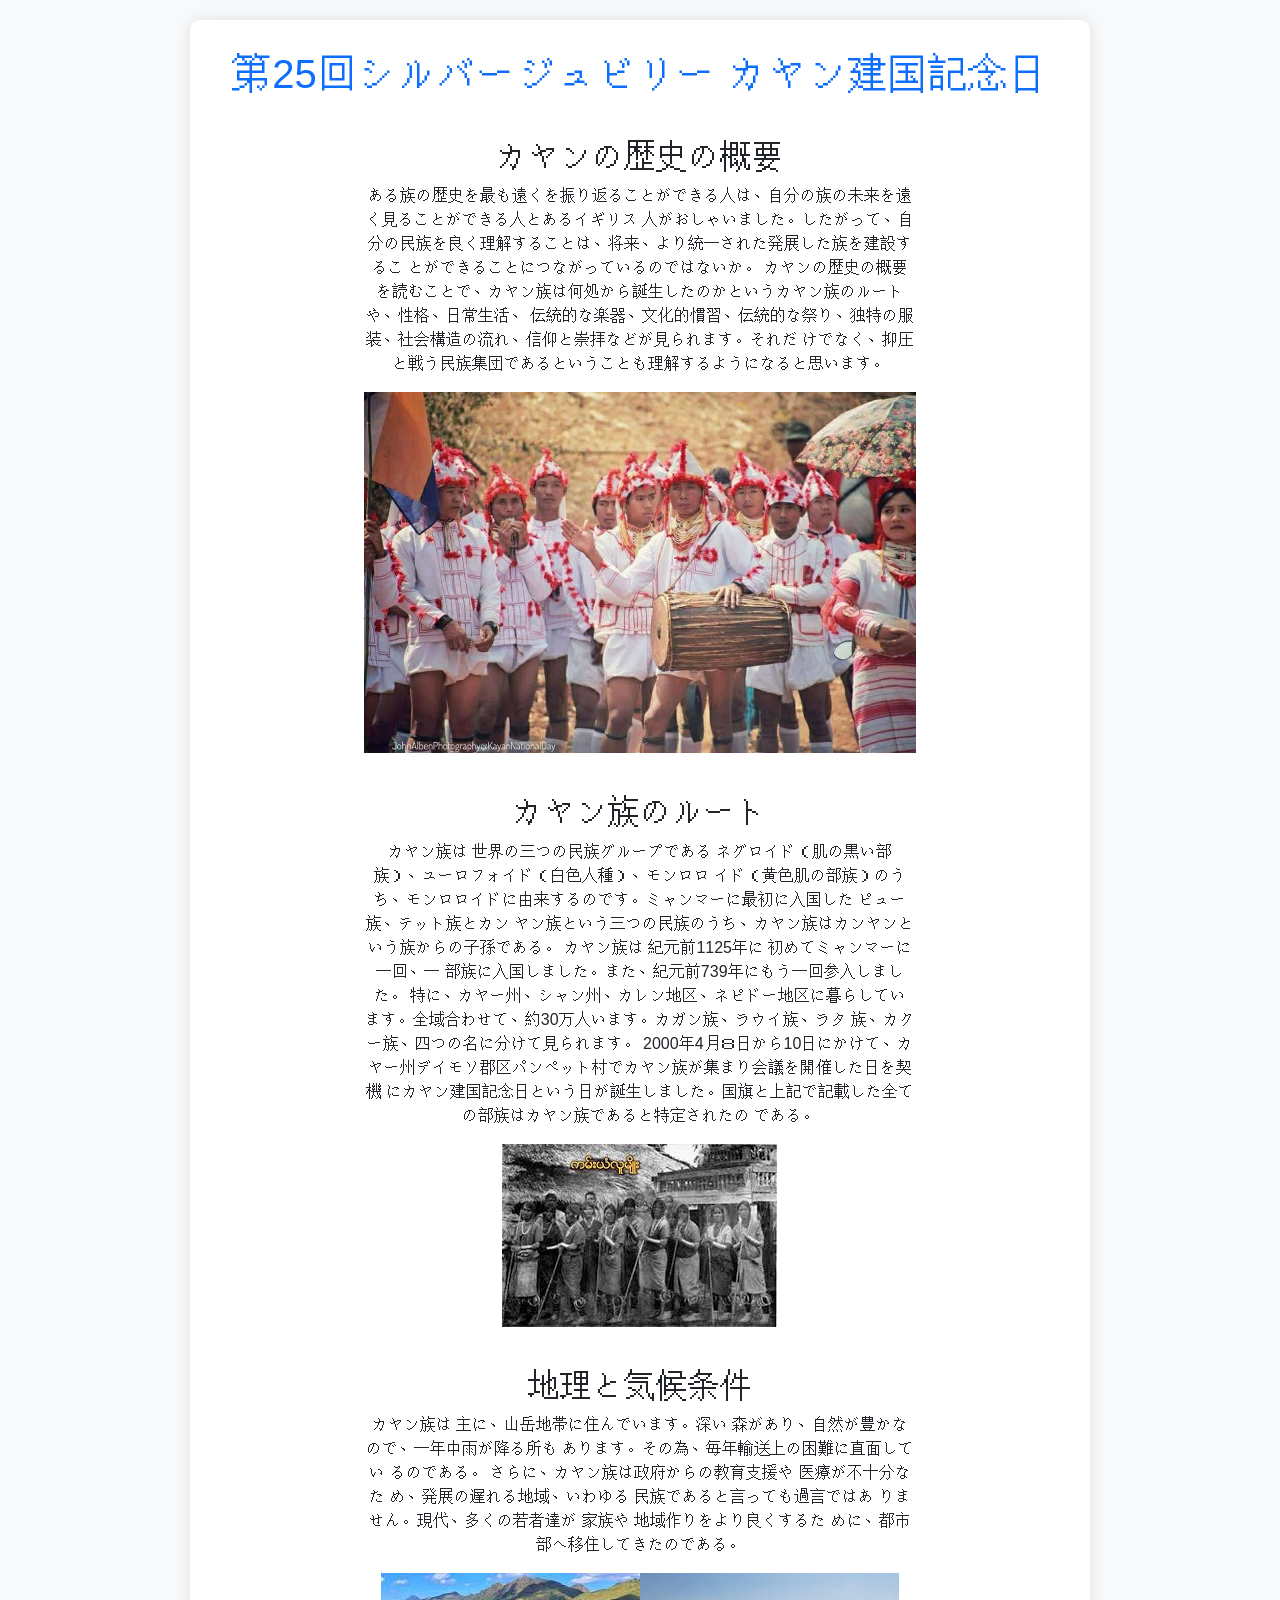
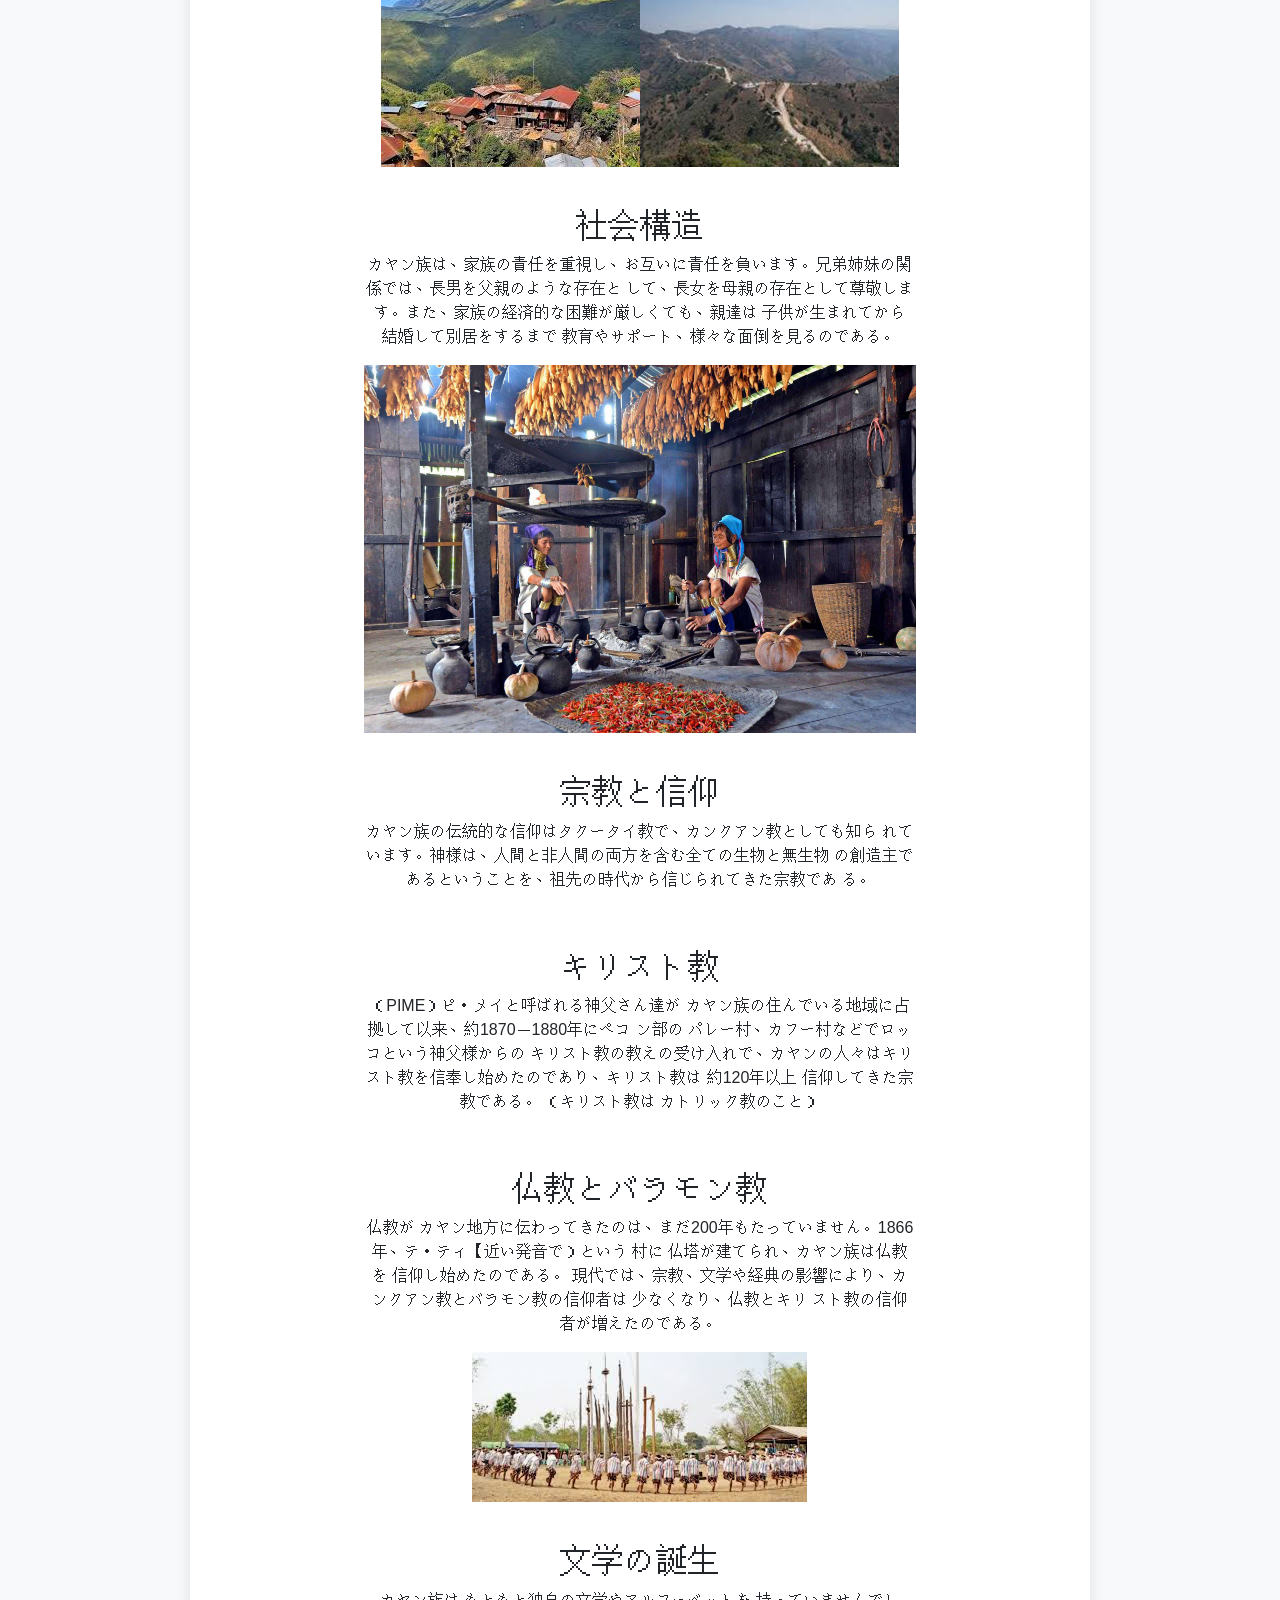
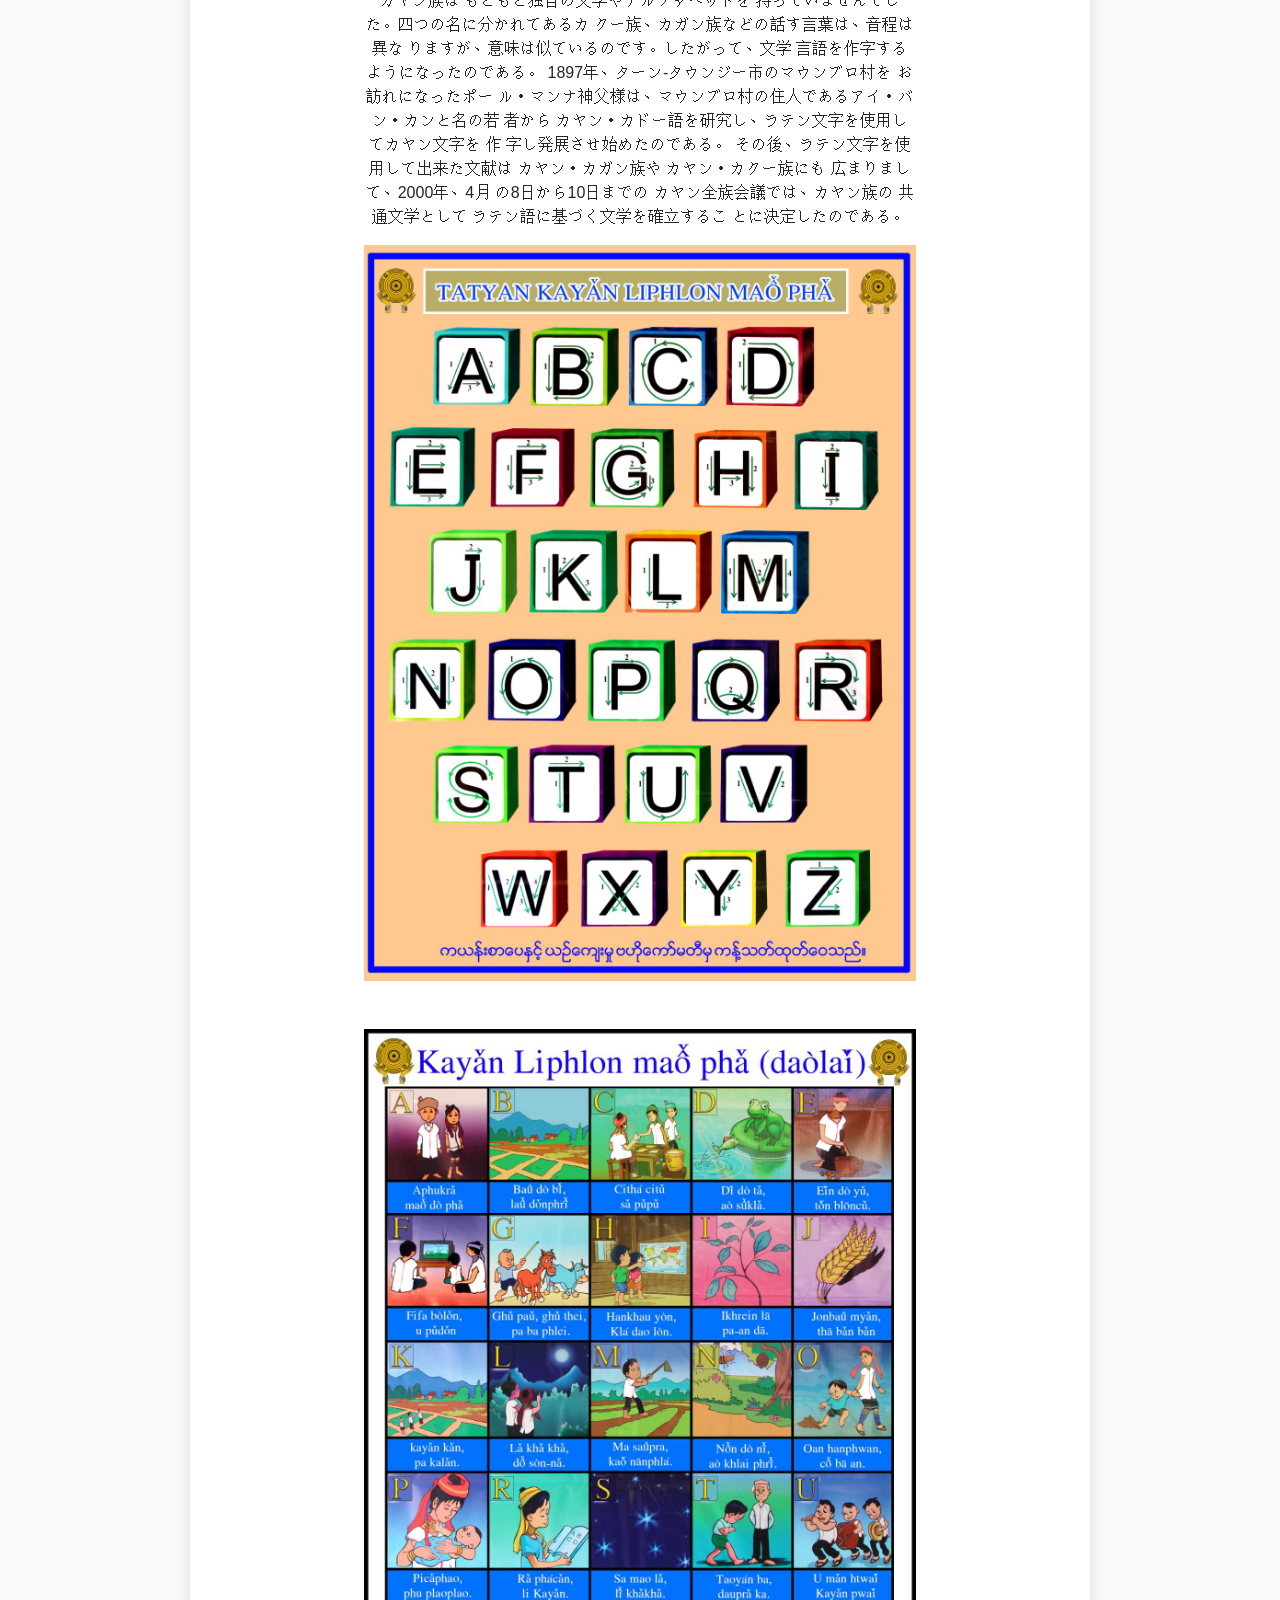
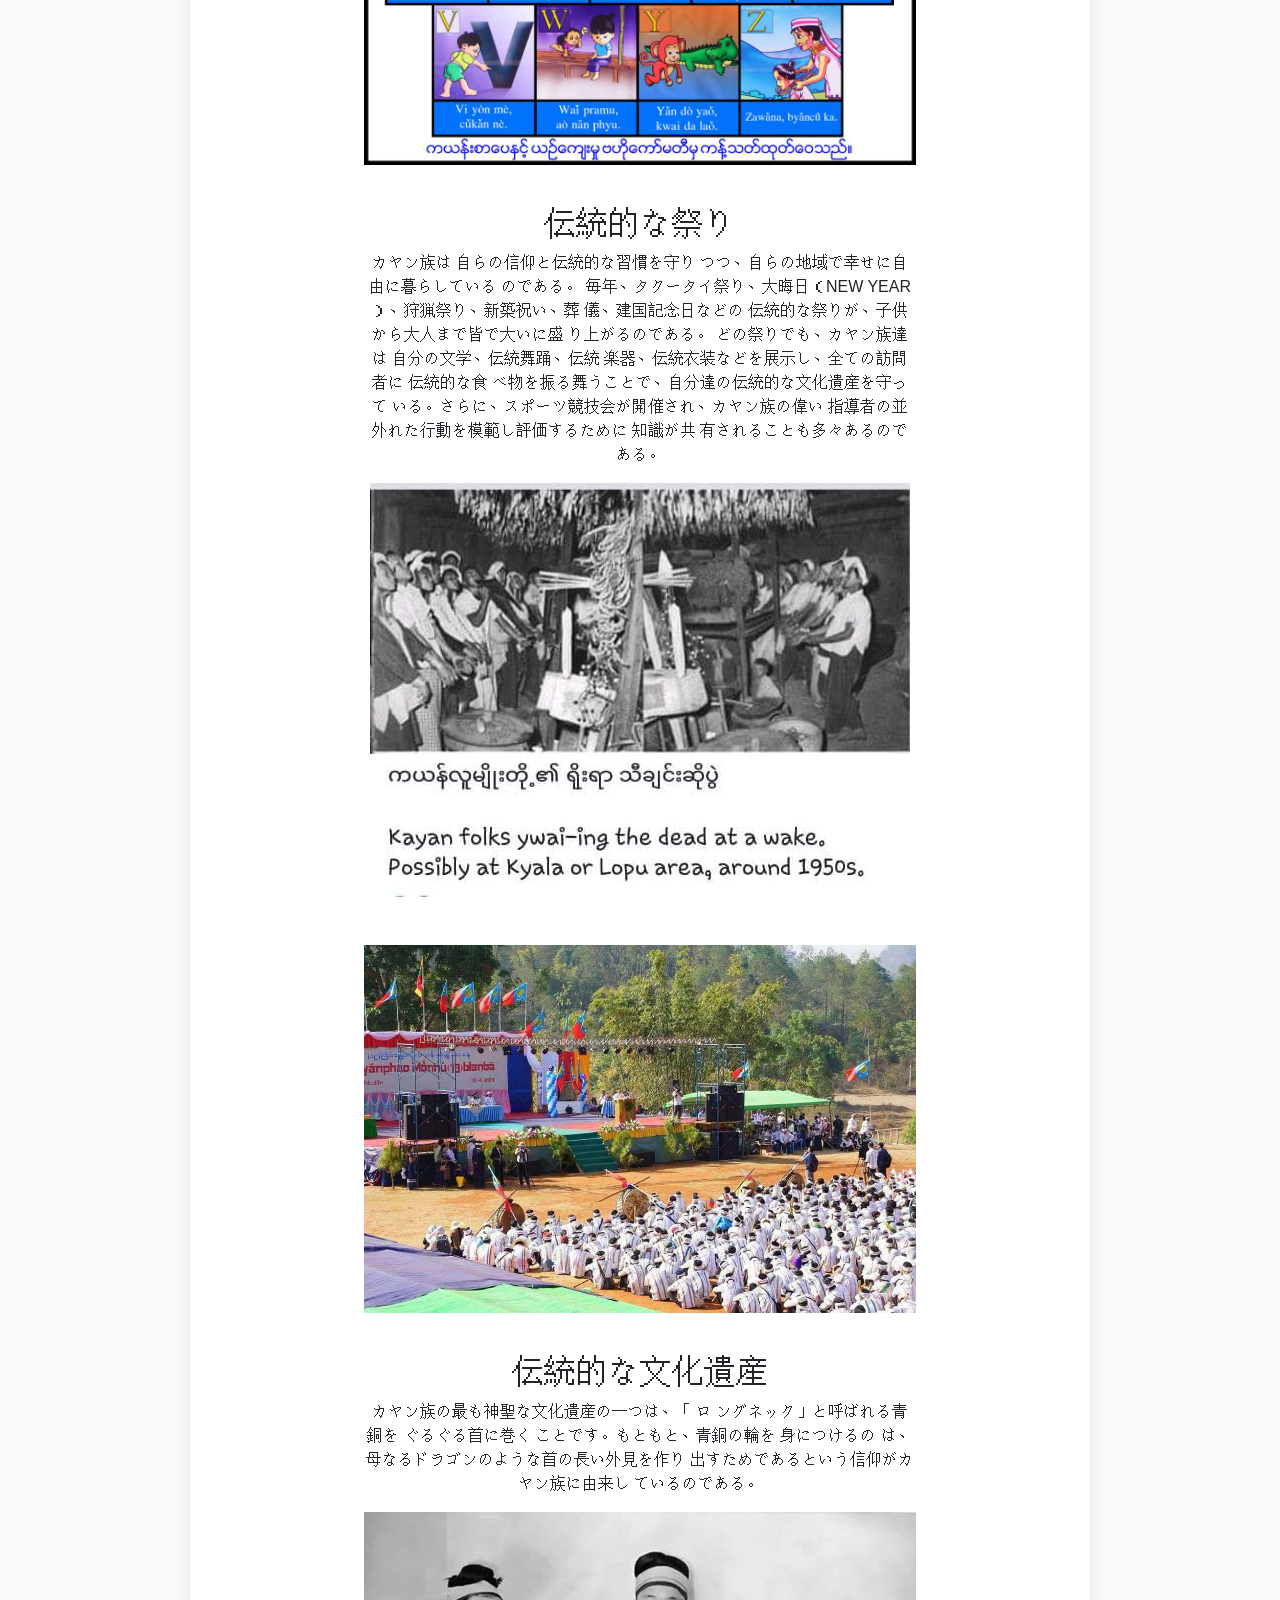
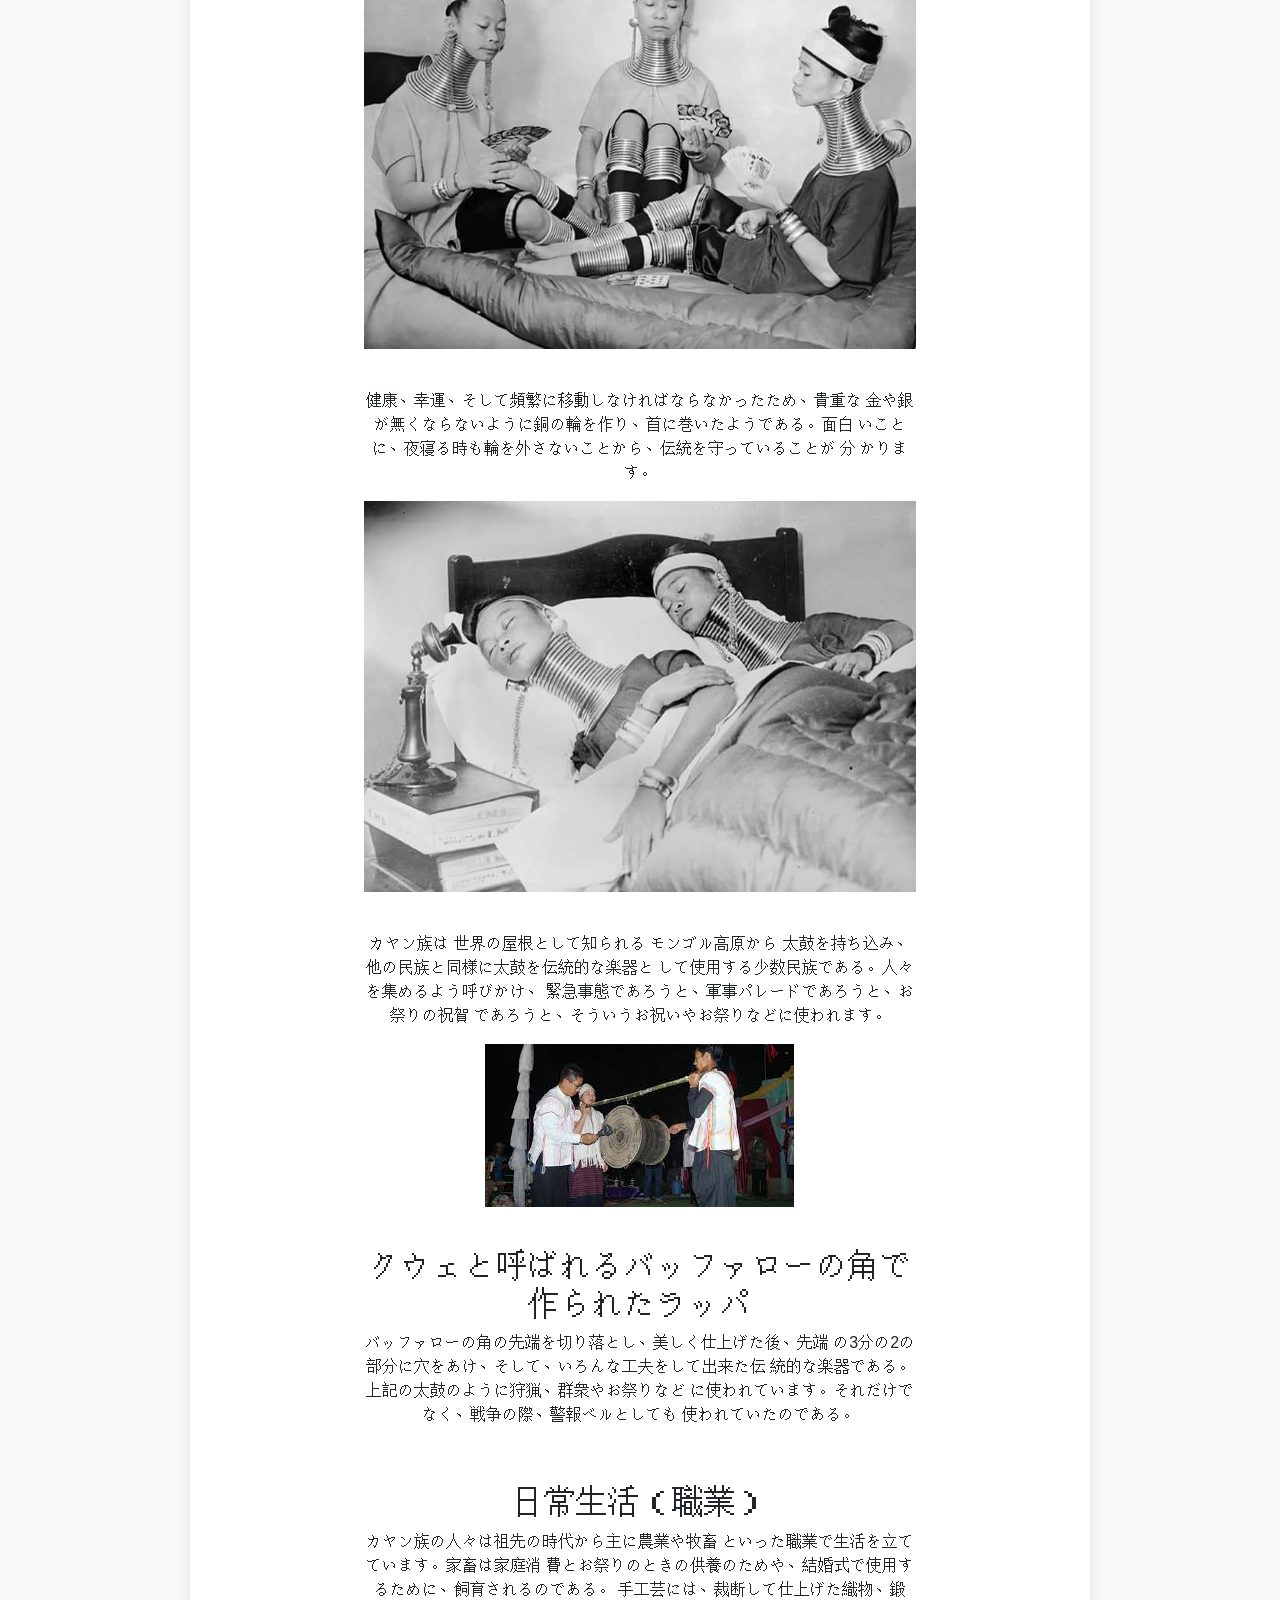
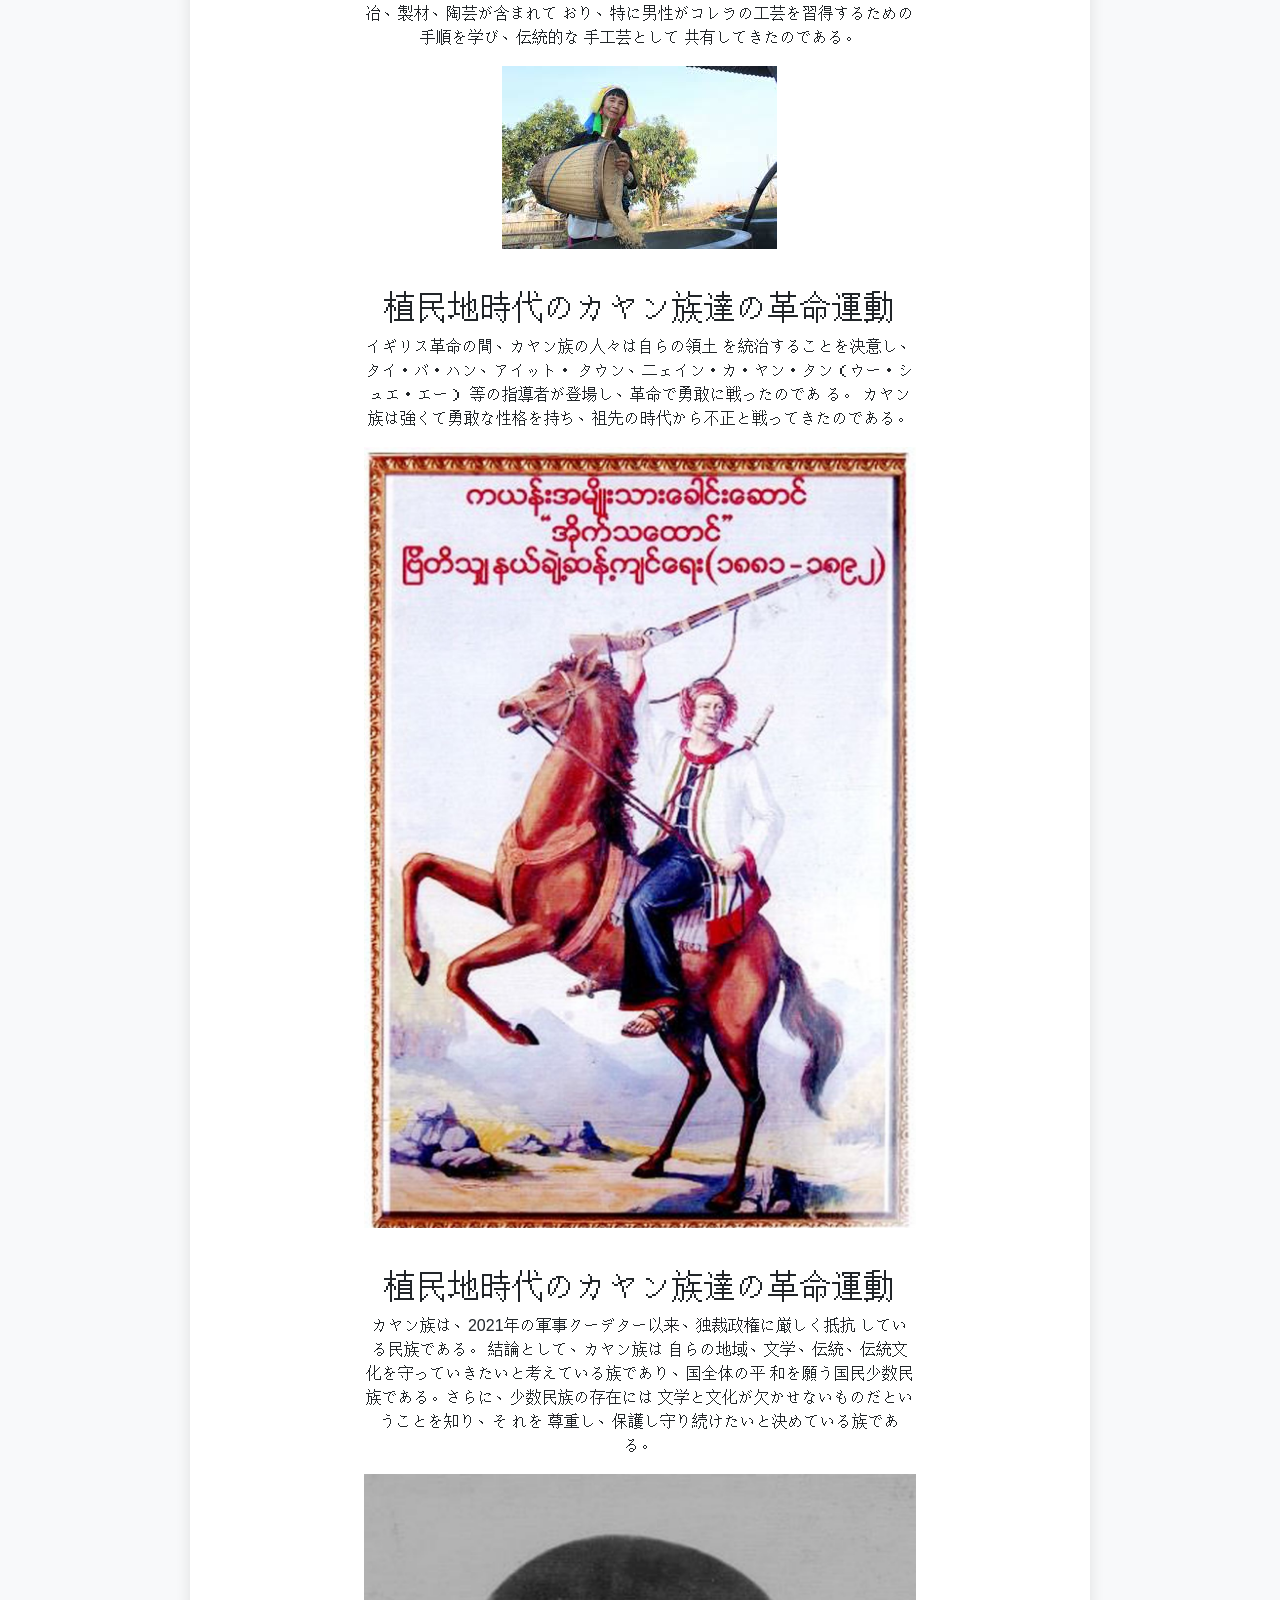
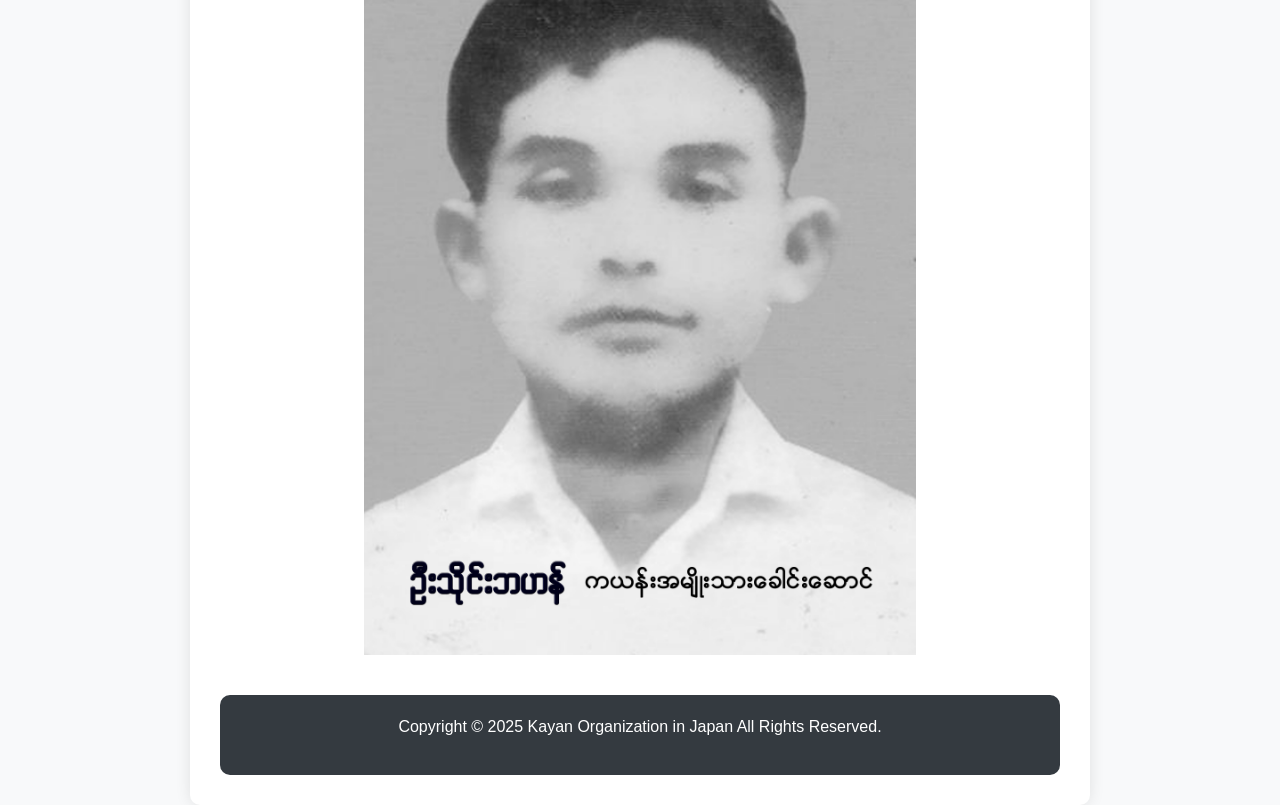
<file: kyoj_page/history.html>
<!DOCTYPE html>
<html lang="my">

<head>
    <meta charset="UTF-8">
    <meta name="viewport" content="width=device-width, initial-scale=1.0">
    <title>カヤンの歴史</title>
    <link href="https://cdn.jsdelivr.net/npm/bootstrap@5.3.0/dist/css/bootstrap.min.css" rel="stylesheet">
    <style>
        body {
            font-family: 'Noto Sans Myanmar', sans-serif;
            background-color: #f8f9fa;
        }

        .container {
            margin-top: 20px;
            max-width: 900px;
            background: white;
            padding: 30px;
            border-radius: 10px;
            box-shadow: 0px 0px 15px rgba(0, 0, 0, 0.1);
        }

        .profile img {
            border-radius: 10px;
            width: 100%;
            max-width: 550px;
            height: auto;
        }

        .header {
            text-align: center;
            margin-bottom: 20px;
        }

        .footer {
            text-align: center;
            padding: 20px;
            background-color: #343a40;
            color: white;
            margin-top: 40px;
            border-radius: 10px;
        }
    </style>
</head>

<body>
    <div class="container">
        <div class="header">
            <h1 class="text-primary">第25回シルバージュビリー カヤン建国記念日</h1>
            <p class="text-muted"></p>
        </div>
        <p>

        </p>
        <!-- Section1-->
        <div class="row justify-content-center mt-4">
            <div class="col-md-8 text-center">

                <h2 class="mt-3">カヤンの歴史の概要</h2>
                <p>
                    ある族の歴史を最も遠くを振り返ることができる人は、自分の族の未来を遠く見ることができる人とあるイギリス
                    人がおしゃいました。したがって、自分の民族を良く理解することは、将来、より統一された発展した族を建設するこ とができることにつながっているのではないか。
                    カヤンの歴史の概要を読むことで、カヤン族は何処から誕生したのかというカヤン族のルートや、性格、日常生活、
                    伝統的な楽器、文化的慣習、伝統的な祭り、独特の服装、社会構造の流れ、信仰と崇拝などが見られます。それだ けでなく、抑圧と戦う民族集団であるということも理解するようになると思います。
                </p>
                <img src="assets/img/portfolio/002.jpg" alt="Profile Image" class="img-fluid">
            </div>
        </div>
        <!-- Section2-->
        <div class="row justify-content-center mt-4">
            <div class="col-md-8 text-center">

                <h2 class="mt-3">カヤン族のルート</h2>
                <p>
                    カヤン族は 世界の三つの民族グループである ネグロイド（肌の黒い部族）、ユーロフォイド（白色人種）、モンロロ イド（黄色肌の部族）のうち、モンロロイドに由来するのです。ミャンマーに最初に入国した
                    ピュー 族、テット族とカン ヤン族という三つの民族のうち、カヤン族はカンヤンという族からの子孫である。 カヤン族は 紀元前1125年に 初めてミャンマーに一回、一
                    部族に入国しました。また、紀元前739年にもう一回参入しました。 特に、カヤー州、シャン州、カレン地区、ネピドー地区に暮らしてい ます。全域合わせて、約30万人います。カガン族、ラウイ族、ラタ
                    族、カクー族、四つの名に分けて見られます。 2000年4月８日から10日にかけて、カヤー州デイモソ郡区パンぺット村でカヤン族が集まり会議を開催した日を契機
                    にカヤン建国記念日という日が誕生しました。国旗と上記で記載した全ての部族はカヤン族であると特定されたの である。
                </p>
                <img src="assets/img/portfolio/001.jpg" alt="Profile Image" class="img-fluid">
            </div>
        </div>
        <!-- Section3-->
        <div class="row justify-content-center mt-4">
            <div class="col-md-8 text-center">
                <h2 class="mt-3">地理と気候条件</h2>
                <p>
                    カヤン族は 主に、山岳地帯に住んでいます。深い 森があり、自然が豊かなので、一年中雨が降る所も あります。その為、毎年輸送上の困難に直面してい るのである。 さらに、カヤン族は政府からの教育支援や
                    医療が不十分なた め、発展の遅れる地域、いわゆる 民族であると言っても過言ではあ りません。現代、多くの若者達が 家族や 地域作りをより良くするた めに、都市部へ移住してきたのである。
                </p>
                <img src="assets/img/portfolio/011.jpg" alt="Profile Image" class="img-fluid"><img
                    src="assets/img/portfolio/012.jpg" alt="Profile Image" class="img-fluid">
            </div>
        </div>

        <!-- Section4-->
        <div class="row justify-content-center mt-4">
            <div class="col-md-8 text-center">

                <h2 class="mt-3">社会構造</h2>
                <p>
                    カヤン族は、家族の責任を重視し、お互いに責任を負います。兄弟姉妹の関係では、長男を父親のような存在と して、長女を母親の存在として尊敬します。また、家族の経済的な困難が厳しくても、親達は
                    子供が生まれてから 結婚して別居をするまで 教育やサポート、様々な面倒を見るのである。
                </p>
                <img src="assets/img/portfolio/008.jpg" alt="Profile Image" class="img-fluid">
            </div>
        </div>

        <!-- Section5-->
        <div class="row justify-content-center mt-4">
            <div class="col-md-8 text-center">

                <h2 class="mt-3">宗教と信仰</h2>
                <p>
                    カヤン族の伝統的な信仰はタクータイ教で、カンクアン教としても知ら れています。神様は、人間と非人間の両方を含む全ての生物と無生物 の創造主であるということを、祖先の時代から信じられてきた宗教であ る。
                </p>
            </div>
        </div>

        <!-- Section6-->
        <div class="row justify-content-center mt-4">
            <div class="col-md-8 text-center">
                <h2 class="mt-3">キリスト教</h2>
                <p>
                    （PIME）ピ・メイと呼ばれる神父さん達が カヤン族の住んでいる地域に占拠して以来、約1870－1880年にペコ ン部の パレー村、カフー村などでロッコという神父様からの
                    キリスト教の教えの受け入れで、カヤンの人々はキリ スト教を信奉し始めたのであり、キリスト教は 約120年以上 信仰してきた宗教である。 （キリスト教は カトリック教のこと）
                </p>
            </div>
        </div>

        <!-- Section7-->
        <div class="row justify-content-center mt-4">
            <div class="col-md-8 text-center">
                <h2 class="mt-3">仏教とバラモン教</h2>
                <p>仏教が カヤン地方に伝わってきたのは、まだ200年もたっていません。1866年、テ・ティ【近い発音で）という 村に 仏塔が建てられ、カヤン族は仏教を 信仰し始めたのである。
                    現代では、宗教、文学や経典の影響により、カンクアン教とバラモン教の信仰者は 少なくなり、仏教とキリ スト教の信仰者が増えたのである。</p>
                <img src="assets/img/portfolio/010.jpg" alt="Profile Image" class="img-fluid">
            </div>
        </div>

        <!-- Section8-->
        <div class="row justify-content-center mt-4">
            <div class="col-md-8 text-center">
                <h2 class="mt-3">文学の誕生</h2>
                <p>カヤン族は もともと独自の文学やアルファベットを 持っていませんでした。四つの名に分かれてあるカ クー族、カガン族などの話す言葉は、音程は 異な りますが、意味は似ているのです。したがって、文学
                    言語を作字するようになったのである。 1897年、ターン-タウンジー市のマウンブロ村を お訪れになったポー ル・マンナ神父様は、マウンブロ村の住人であるアイ・バン・カンと名の若 者から
                    カヤン・カドー語を研究し、ラテン文字を使用してカヤン文字を 作 字し発展させ始めたのである。 その後、ラテン文字を使用して出来た文献は カヤン・カガン族や カヤン・カクー族にも
                    広まりまして、2000年、4月 の8日から10日までの カヤン全族会議では、カヤン族の 共通文学として ラテン語に基づく文学を確立するこ とに決定したのである。</p>
                <img src="assets/img/portfolio/003.jpg" alt="Profile Image" class="img-fluid"><br><br><br>
                <img src="assets/img/portfolio/005.jpg" alt="Profile Image" class="img-fluid">

            </div>
        </div>

        <!-- Section9-->
        <div class="row justify-content-center mt-4">
            <div class="col-md-8 text-center">

                <h2 class="mt-3">伝統的な祭り</h2>
                <p>カヤン族は 自らの信仰と伝統的な習慣を守り つつ、自らの地域で幸せに自由に暮らしている のである。 毎年、タクータイ祭り、大晦日（NEW YEAR ）、狩猟祭り、新築祝い、葬 儀、建国記念日などの
                    伝統的な祭りが、子供から大人まで皆で大いに盛 り上がるのである。
                    どの祭りでも、カヤン族達は 自分の文学、伝統舞踊、伝統 楽器、伝統衣装などを展示し、全ての訪問者に 伝統的な食 べ物を振る舞うことで、自分達の伝統的な文化遺産を守って
                    いる。さらに、スポーツ競技会が開催され、カヤン族の偉い 指導者の並外れた行動を模範し評価するために 知識が共 有されることも多々あるのである。
                </p>
                <img src="assets/img/portfolio/007.jpg" alt="Profile Image" class="img-fluid">
                <br><br><br><img src="assets/img/portfolio/006.jpg" alt="Profile Image" class="img-fluid">
            </div>
        </div>

        <!-- Section10-->
        <div class="row justify-content-center mt-4">
            <div class="col-md-8 text-center">

                <h2 class="mt-3">伝統的な文化遺産</h2>
                <p>カヤン族の最も神聖な文化遺産の一つは、「 ロ ングネック」と呼ばれる青銅を ぐるぐる首に巻く ことです。もともと、青銅の輪を 身につけるの は、母なるドラゴンのような首の長い外見を作り
                    出すためであるという信仰がカヤン族に由来し ているのである。
                </p>
                <img src="assets/img/portfolio/020.jpg" alt="Profile Image" class="img-fluid">
            </div>
        </div>

        <!-- Section10_1-->
        <div class="row justify-content-center mt-4">
            <div class="col-md-8 text-center">

                <h2 class="mt-3"></h2>
                <p>健康、幸運、そして頻繁に移動しなければならなかったため、貴重な 金や銀が無くならないように銅の輪を作り、首に巻いたようである。面白
                    いことに、夜寝る時も輪を外さないことから、伝統を守っていることが 分 かります。
                </p>
                <img src="assets/img/portfolio/021.jpg" alt="Profile Image" class="img-fluid">
            </div>
        </div>

        <!-- Section10_2-->
        <div class="row justify-content-center mt-4">
            <div class="col-md-8 text-center">

                <h2 class="mt-3"></h2>
                <p>
                    カヤン族は 世界の屋根として知られる モンゴル高原から 太鼓を持ち込み、他の民族と同様に太鼓を伝統的な楽器と して使用する少数民族である。人々を集めるよう呼びかけ、
                    緊急事態であろうと、軍事パレードであろうと、お祭りの祝賀 であろうと、そういうお祝いやお祭りなどに使われます。
                </p>
                <img src="assets/img/portfolio/018.jpg" alt="Profile Image" class="img-fluid">
            </div>
        </div>

        <!-- Section11-->
        <div class="row justify-content-center mt-4">
            <div class="col-md-8 text-center">
                <h2 class="mt-3">クウェと呼ばれるバッファローの角で作られたラッパ</h2>
                <p>バッファローの角の先端を切り落とし、美しく仕上げた後、先端 の3分の2の部分に穴をあけ、そして、いろんな工夫をして出来た伝 統的な楽器である。上記の太鼓のように狩猟、群衆やお祭りなど
                    に使われています。それだけでなく、戦争の際、警報ベルとしても 使われていたのである。</p>
            </div>
        </div>

        <!-- Section12-->
        <div class="row justify-content-center mt-4">
            <div class="col-md-8 text-center">

                <h2 class="mt-3">日常生活（職業）</h2>
                <p>カヤン族の人々は祖先の時代から主に農業や牧畜 といった職業で生活を立てています。家畜は家庭消 費とお祭りのときの供養のためや、結婚式で使用す るために、飼育されるのである。
                    手工芸には、裁断して仕上げた織物、鍛冶、製材、陶芸が含まれて おり、特に男性がコレラの工芸を習得するための手順を学び、伝統的な 手工芸として 共有してきたのである。</p>
                <img src="assets/img/portfolio/004.jpg" alt="Profile Image" class="img-fluid">
            </div>
        </div>

        <!-- Section13_1-->
        <div class="row justify-content-center mt-4">
            <div class="col-md-8 text-center">

                <h2 class="mt-3">植民地時代のカヤン族達の革命運動</h2>
                <p>イギリス革命の間、カヤン族の人々は自らの領土 を統治することを決意し、タイ・バ・ハン、アイット・ タウン、二ェイン・カ・ヤン・タン（ウー・シュエ・エー） 等の指導者が登場し、革命で勇敢に戦ったのであ
                    る。 カヤン族は強くて勇敢な性格を持ち、祖先の時代から不正と戦ってきたのである。</p>
                <img src="assets/img/portfolio/022.jpg" alt="Profile Image" class="img-fluid">
            </div>
        </div>
        <!-- Section13_2-->
        <div class="row justify-content-center mt-4">
            <div class="col-md-8 text-center">

                <h2 class="mt-3">植民地時代のカヤン族達の革命運動</h2>
                <p> カヤン族は、2021年の軍事クーデター以来、独裁政権に厳しく抵抗 している民族である。 結論として、カヤン族は
                    自らの地域、文学、伝統、伝統文化を守っていきたいと考えている族であり、国全体の平 和を願う国民少数民族である。さらに、少数民族の存在には 文学と文化が欠かせないものだということを知り、そ れを
                    尊重し、保護し守り続けたいと決めている族である。</p><img src="assets/img/portfolio/015.jpg" alt="Profile Image"
                    class="img-fluid">
            </div>

        </div>
        <!-- Footer Section -->
        <div class="footer">
            <p>Copyright &copy; 2025 Kayan Organization in Japan All Rights Reserved.</p>
        </div>
    </div>
</body>

</html>
</file>
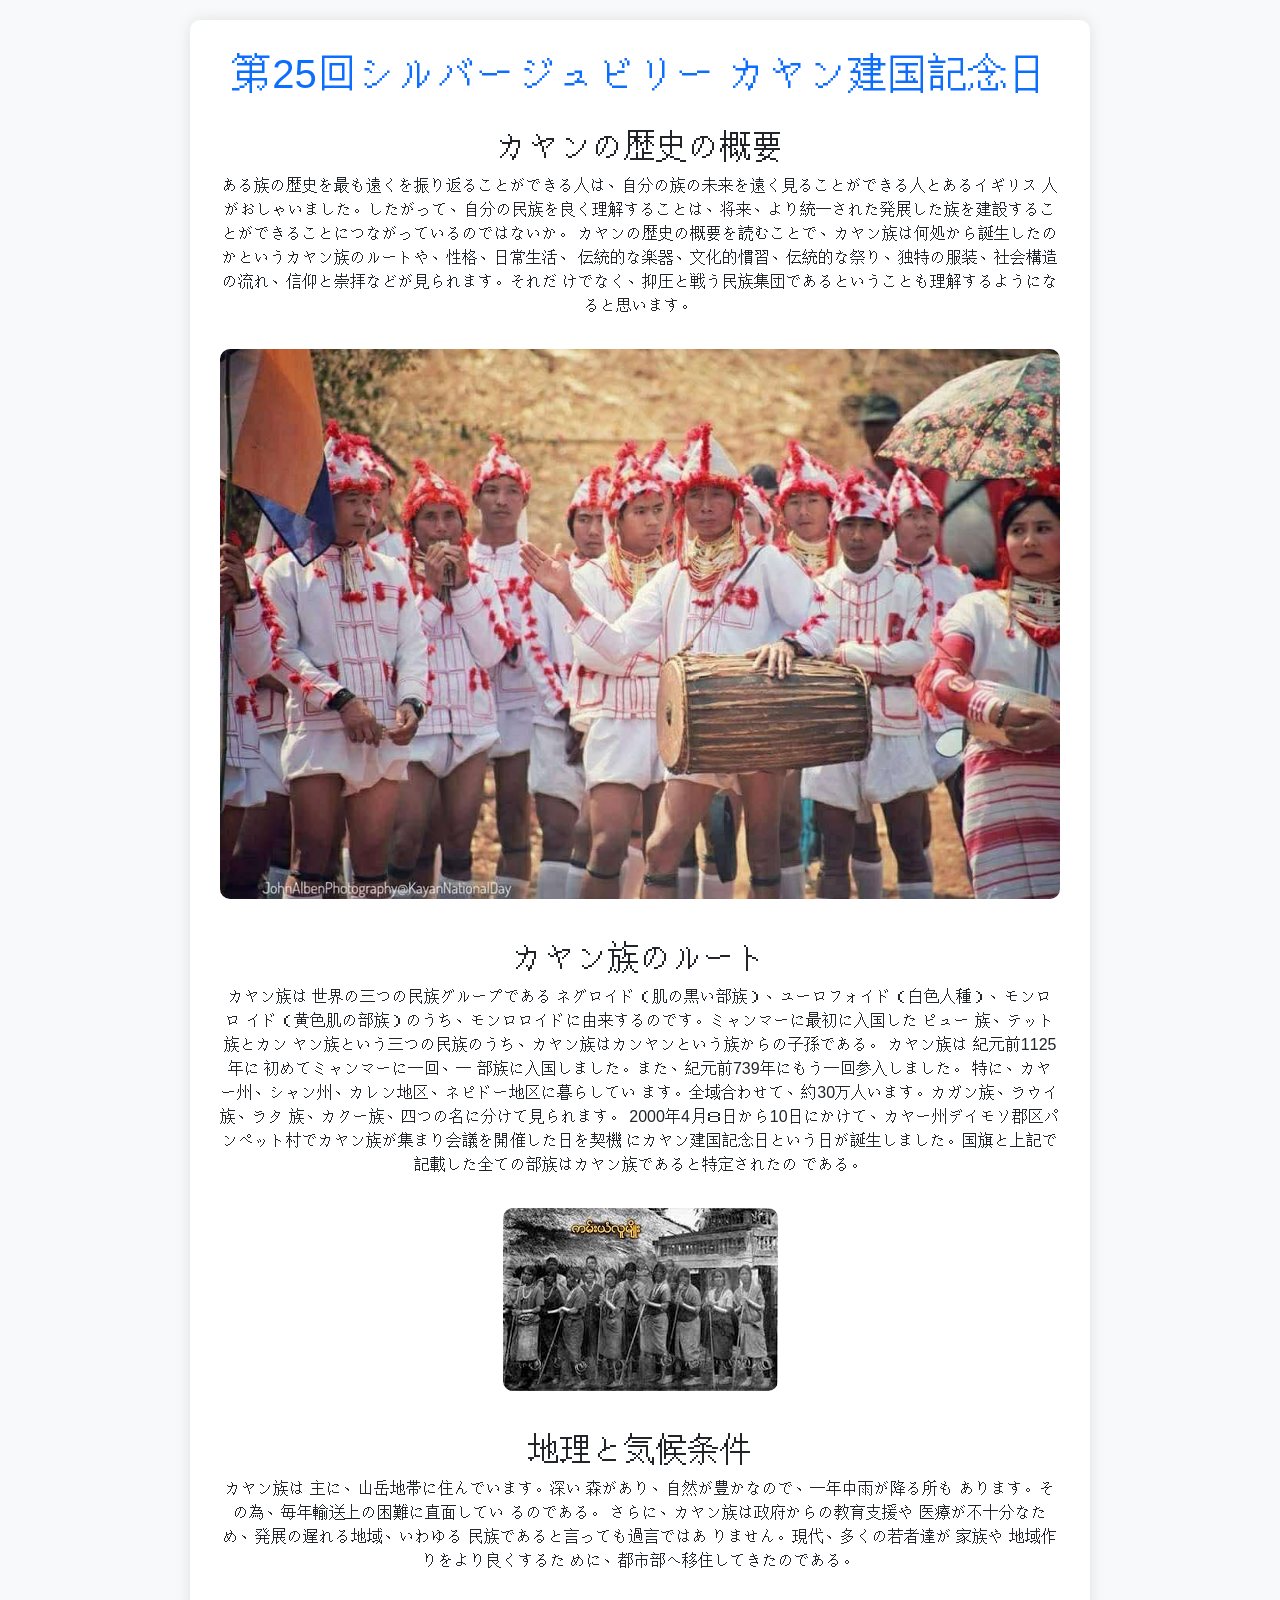
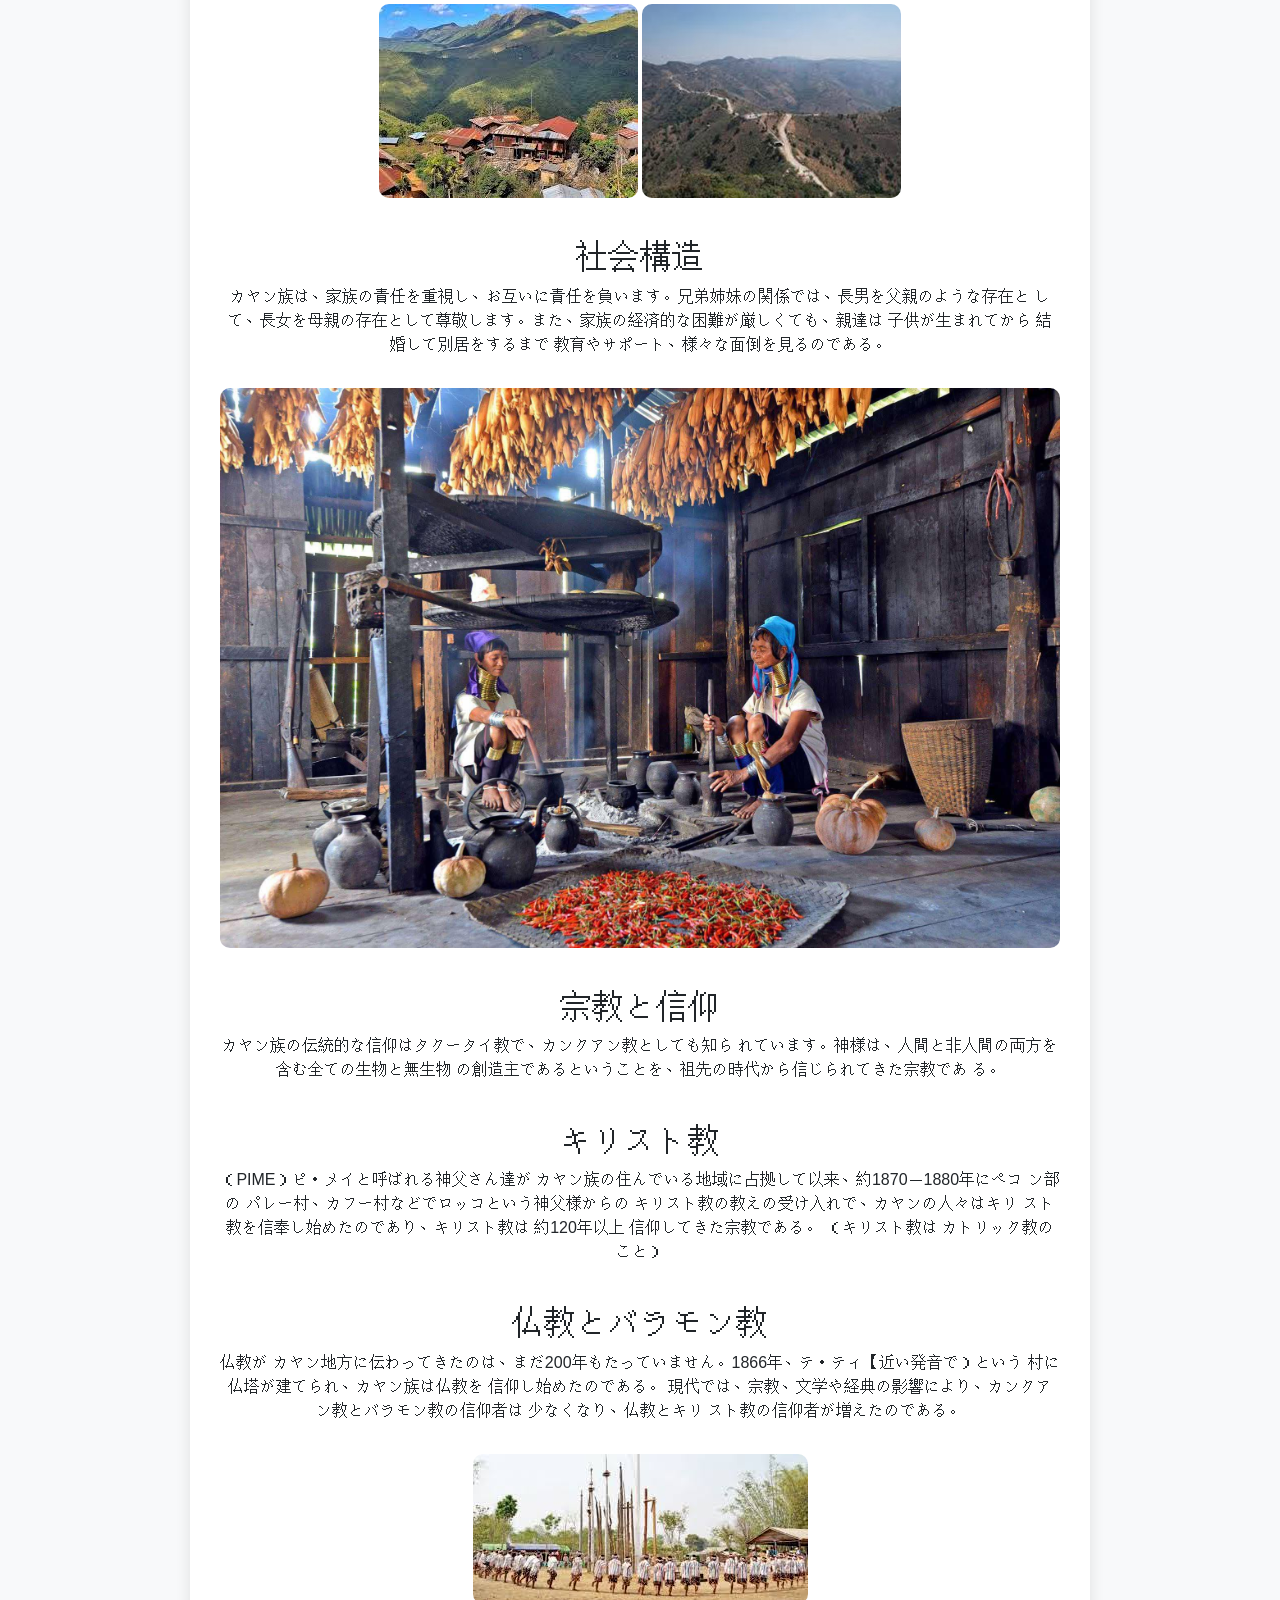
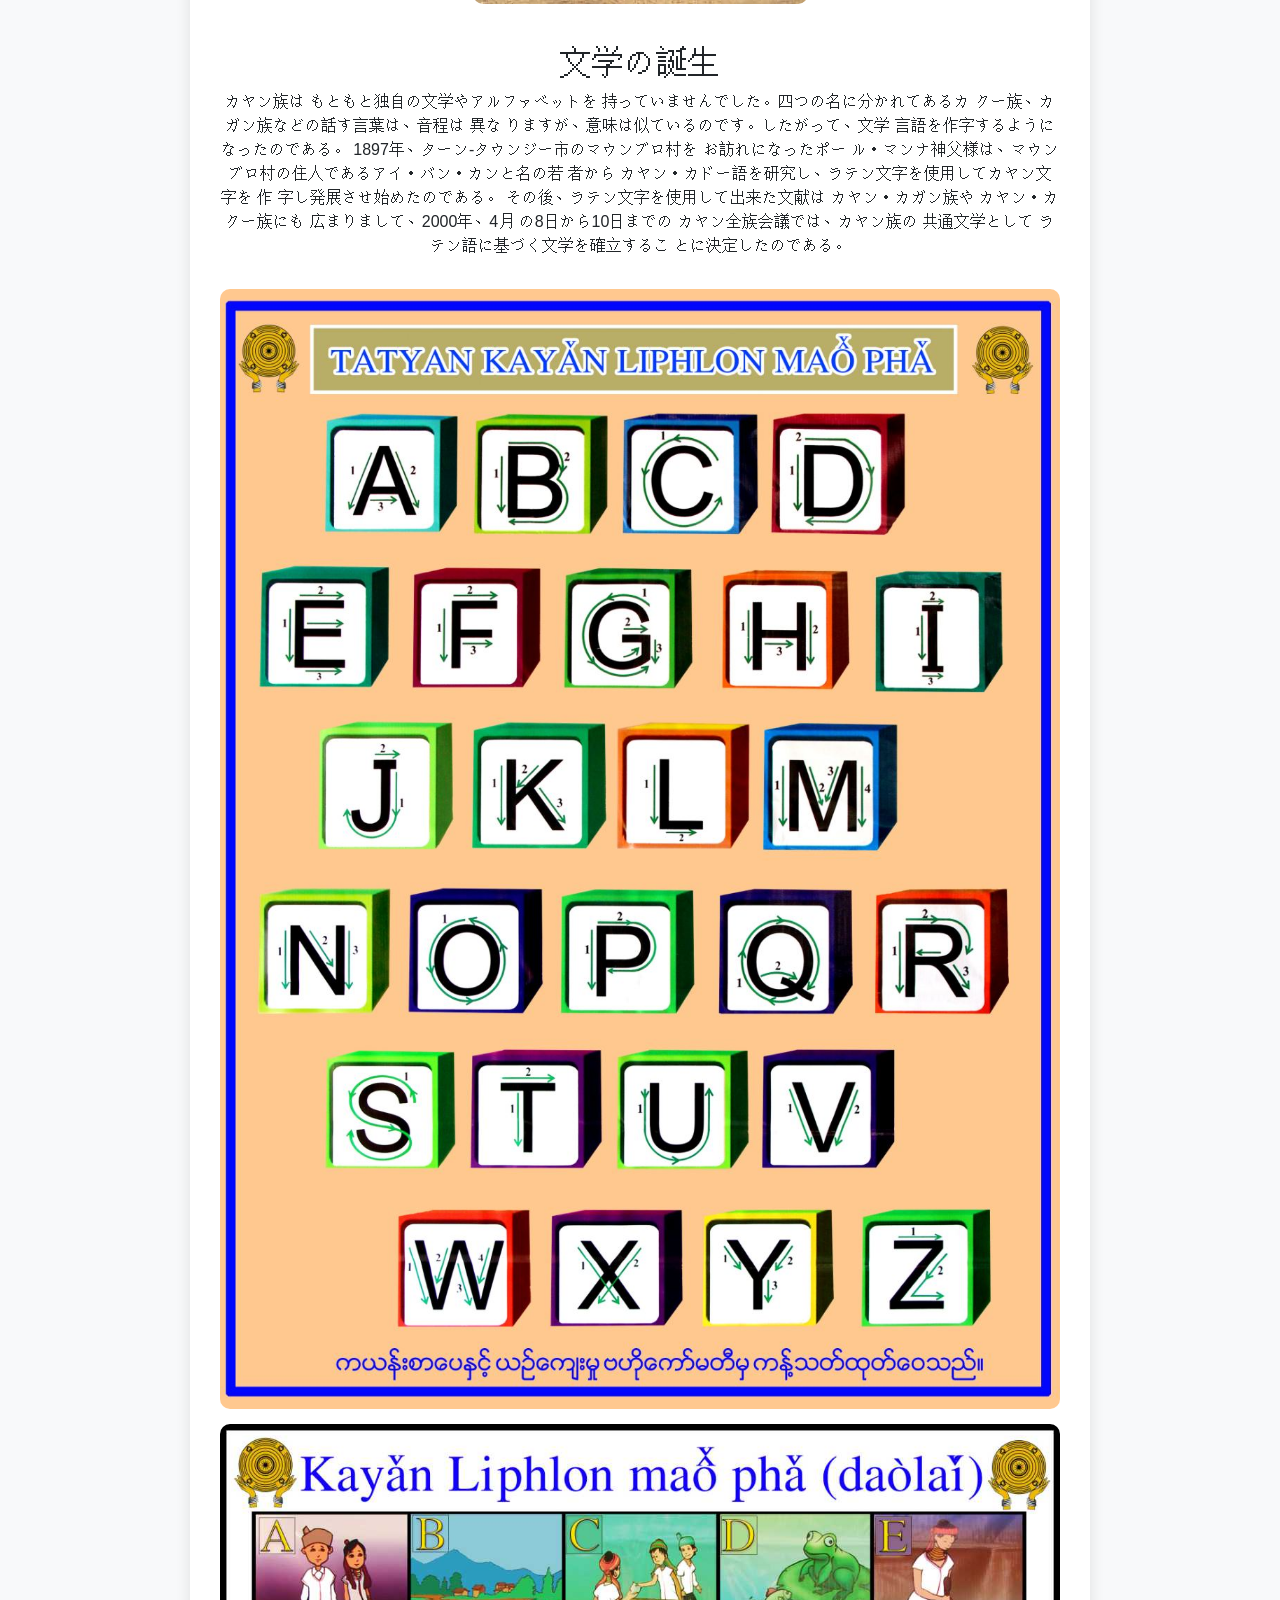
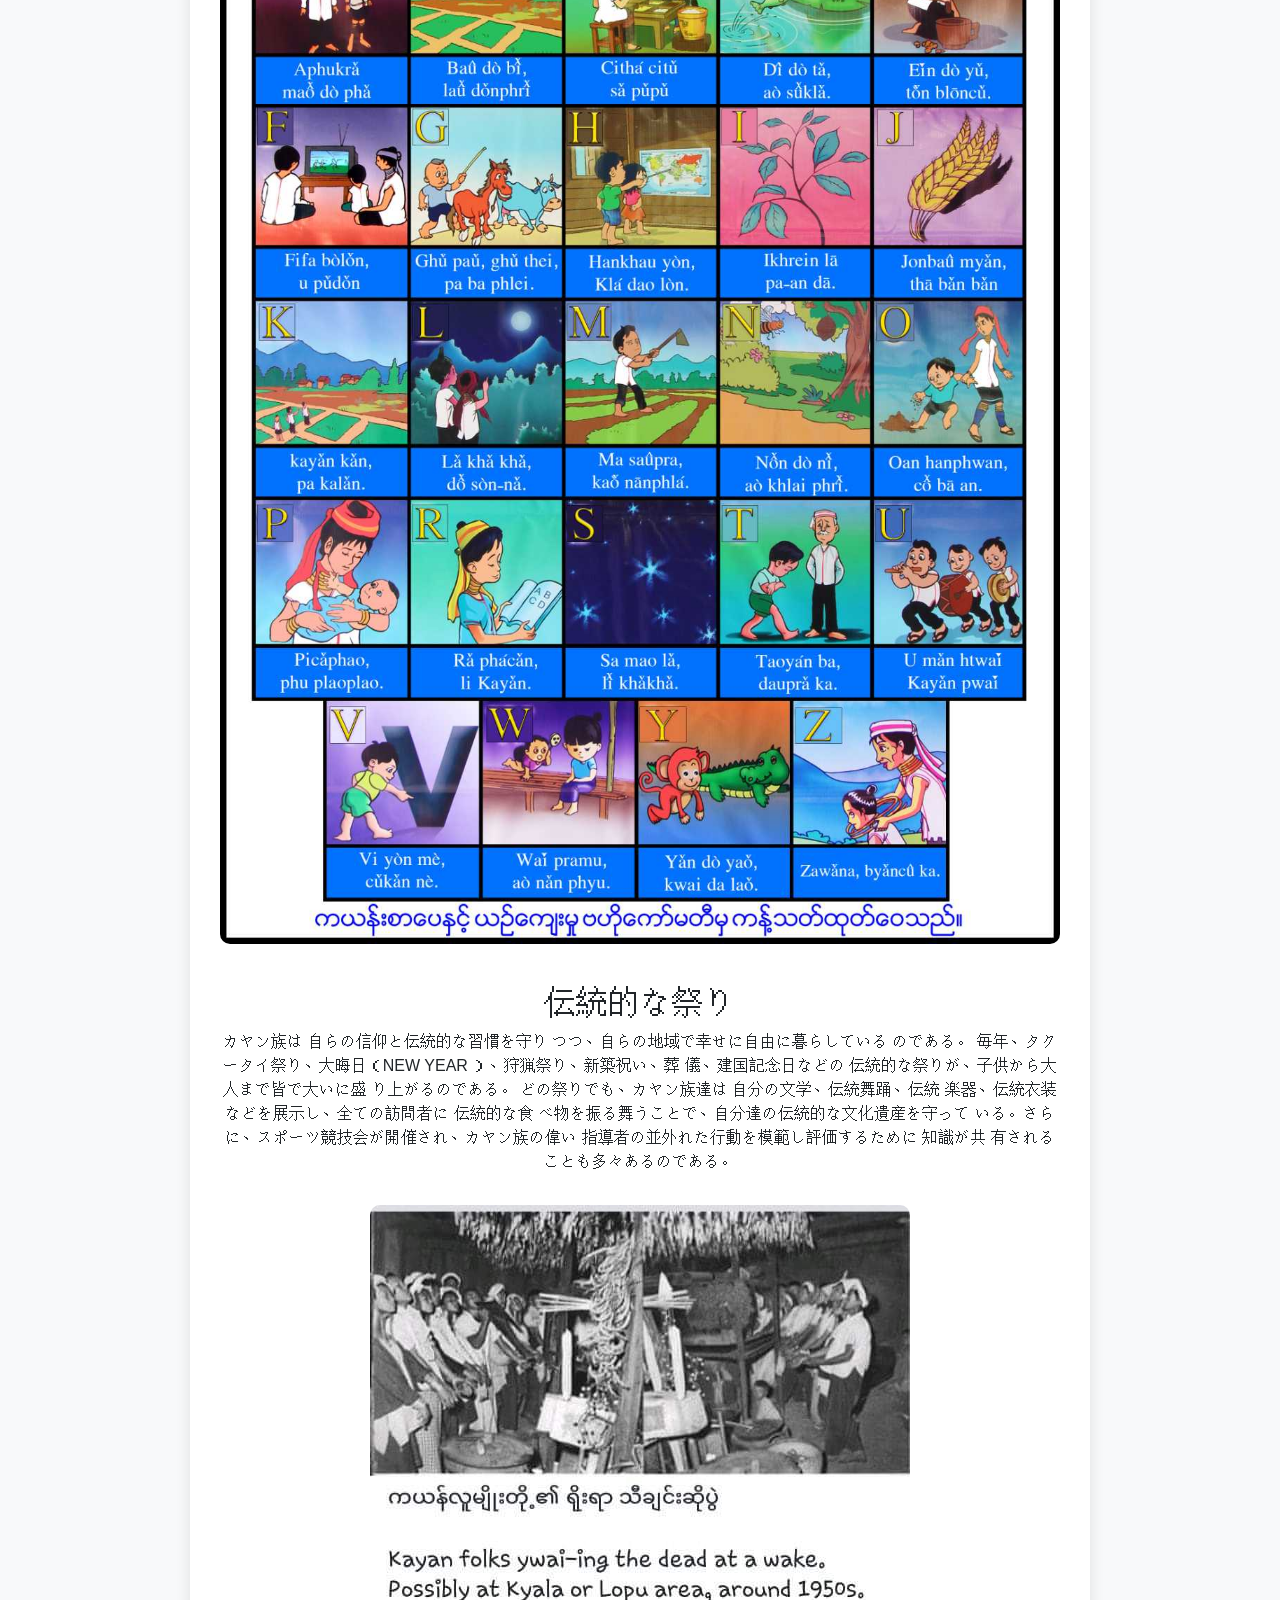
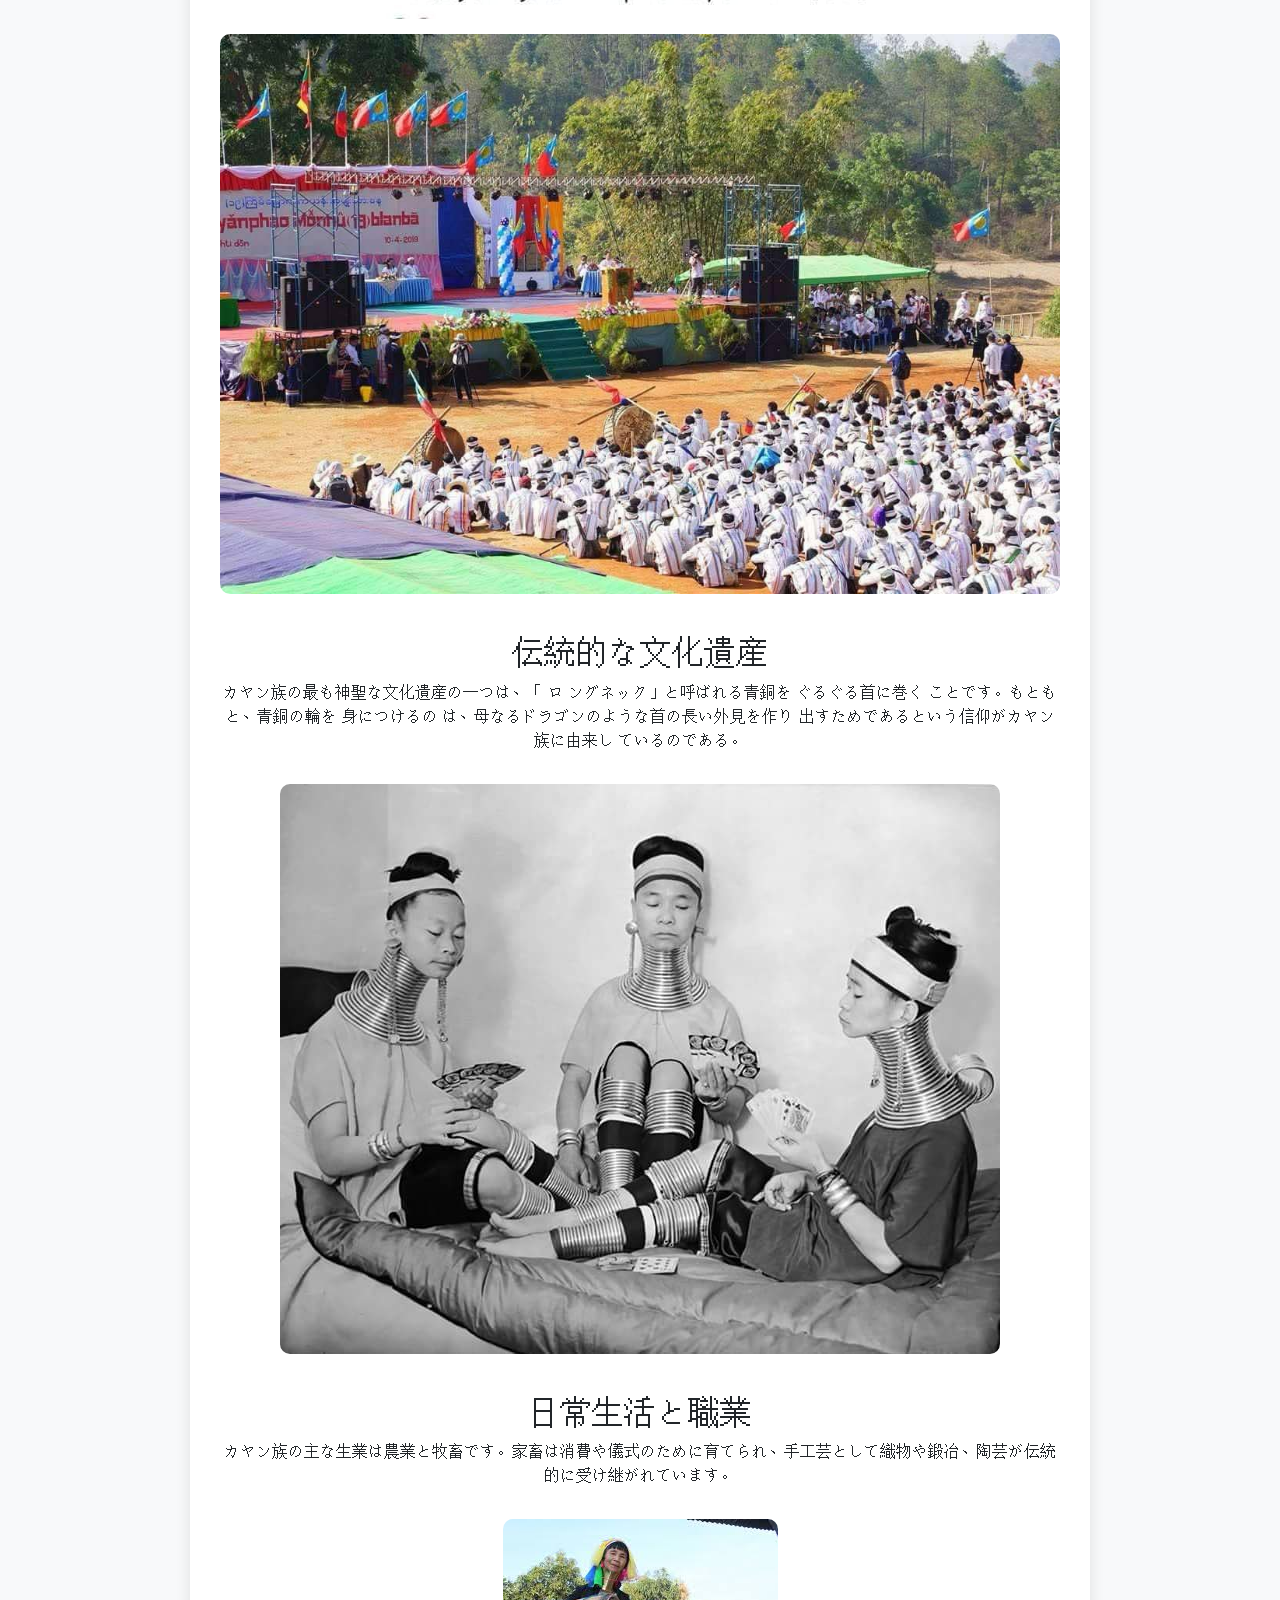
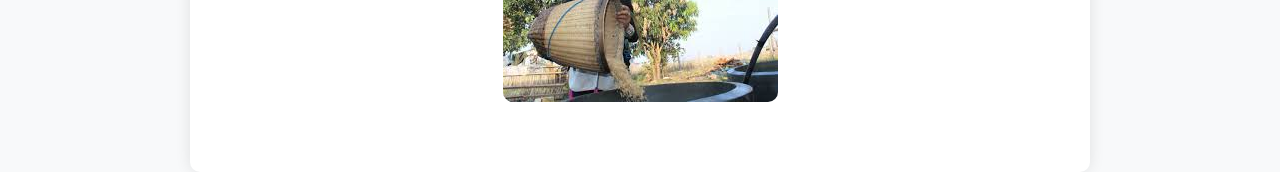
<file: kyoj_page/home.html>
<!DOCTYPE html>
<html lang="my">

<head>
    <meta charset="UTF-8">
    <meta name="viewport" content="width=device-width, initial-scale=1.0">
    <title>カヤンの歴史</title>
    <link href="https://cdn.jsdelivr.net/npm/bootstrap@5.3.0/dist/css/bootstrap.min.css" rel="stylesheet">
    <style>
        body {
            font-family: 'Noto Sans Myanmar', sans-serif;
            background-color: #f8f9fa;
        }

        .container {
            margin-top: 20px;
            max-width: 900px;
            background: white;
            padding: 30px;
            border-radius: 10px;
            box-shadow: 0 0 15px rgba(0, 0, 0, 0.1);
        }

        .header {
            text-align: center;
            margin-bottom: 30px;
        }

        .section {
            margin-bottom: 40px;
        }

        .section img {
            max-width: 100%;
            border-radius: 10px;
            margin-top: 15px;
        }
    </style>
</head>

<body>
    <div class="container">
        <div class="header">
            <h1 class="text-primary">第25回シルバージュビリー カヤン建国記念日</h1>
        </div>
        
        <div class="section text-center">
            <h2>カヤンの歴史の概要</h2>
            <p>
                ある族の歴史を最も遠くを振り返ることができる人は、自分の族の未来を遠く見ることができる人とあるイギリス
                    人がおしゃいました。したがって、自分の民族を良く理解することは、将来、より統一された発展した族を建設するこ とができることにつながっているのではないか。
                    カヤンの歴史の概要を読むことで、カヤン族は何処から誕生したのかというカヤン族のルートや、性格、日常生活、
                    伝統的な楽器、文化的慣習、伝統的な祭り、独特の服装、社会構造の流れ、信仰と崇拝などが見られます。それだ けでなく、抑圧と戦う民族集団であるということも理解するようになると思います。
                </p>
            <img src="assets/img/portfolio/002.jpg" alt="カヤンの歴史">
        </div>

        <div class="section text-center">
            <h2>カヤン族のルート</h2>
            <p>
                カヤン族は 世界の三つの民族グループである ネグロイド（肌の黒い部族）、ユーロフォイド（白色人種）、モンロロ イド（黄色肌の部族）のうち、モンロロイドに由来するのです。ミャンマーに最初に入国した
                ピュー 族、テット族とカン ヤン族という三つの民族のうち、カヤン族はカンヤンという族からの子孫である。 カヤン族は 紀元前1125年に 初めてミャンマーに一回、一
                部族に入国しました。また、紀元前739年にもう一回参入しました。 特に、カヤー州、シャン州、カレン地区、ネピドー地区に暮らしてい ます。全域合わせて、約30万人います。カガン族、ラウイ族、ラタ
                族、カクー族、四つの名に分けて見られます。 2000年4月８日から10日にかけて、カヤー州デイモソ郡区パンぺット村でカヤン族が集まり会議を開催した日を契機
                にカヤン建国記念日という日が誕生しました。国旗と上記で記載した全ての部族はカヤン族であると特定されたの である。
            </p>
            <img src="assets/img/portfolio/001.jpg" alt="カヤン族のルート">
        </div>

        <div class="section text-center">
            <h2>地理と気候条件</h2>
            <p>
                カヤン族は 主に、山岳地帯に住んでいます。深い 森があり、自然が豊かなので、一年中雨が降る所も あります。その為、毎年輸送上の困難に直面してい るのである。 さらに、カヤン族は政府からの教育支援や
                医療が不十分なた め、発展の遅れる地域、いわゆる 民族であると言っても過言ではあ りません。現代、多くの若者達が 家族や 地域作りをより良くするた めに、都市部へ移住してきたのである。
            </p>
            <img src="assets/img/portfolio/011.jpg" alt="地理と気候">
            <img src="assets/img/portfolio/012.jpg" alt="気候条件">
        </div>

        <div class="section text-center">
            <h2>社会構造</h2>
            <p>
                カヤン族は、家族の責任を重視し、お互いに責任を負います。兄弟姉妹の関係では、長男を父親のような存在と して、長女を母親の存在として尊敬します。また、家族の経済的な困難が厳しくても、親達は
                子供が生まれてから 結婚して別居をするまで 教育やサポート、様々な面倒を見るのである。
             </p>
            <img src="assets/img/portfolio/008.jpg" alt="社会構造">
        </div>

        <div class="section text-center">
            <h2>宗教と信仰</h2>
            <p>
                カヤン族の伝統的な信仰はタクータイ教で、カンクアン教としても知ら れています。神様は、人間と非人間の両方を含む全ての生物と無生物 の創造主であるということを、祖先の時代から信じられてきた宗教であ る。
                </p>
            
        </div>
        <div class="section text-center">
            <h2>キリスト教</h2>
            <p>
                （PIME）ピ・メイと呼ばれる神父さん達が カヤン族の住んでいる地域に占拠して以来、約1870－1880年にペコ ン部の パレー村、カフー村などでロッコという神父様からの
                キリスト教の教えの受け入れで、カヤンの人々はキリ スト教を信奉し始めたのであり、キリスト教は 約120年以上 信仰してきた宗教である。 （キリスト教は カトリック教のこと）
            </p>
            
        </div>
        <div class="section text-center">
            <h2>仏教とバラモン教</h2>
            <p>
                仏教が カヤン地方に伝わってきたのは、まだ200年もたっていません。1866年、テ・ティ【近い発音で）という 村に 仏塔が建てられ、カヤン族は仏教を 信仰し始めたのである。
                    現代では、宗教、文学や経典の影響により、カンクアン教とバラモン教の信仰者は 少なくなり、仏教とキリ スト教の信仰者が増えたのである。</p>
            <img src="assets/img/portfolio/010.jpg" alt="宗教と信仰">
        </div>

        <div class="section text-center">
            <h2>文学の誕生</h2>
            <p>カヤン族は もともと独自の文学やアルファベットを 持っていませんでした。四つの名に分かれてあるカ クー族、カガン族などの話す言葉は、音程は 異な りますが、意味は似ているのです。したがって、文学
                言語を作字するようになったのである。 1897年、ターン-タウンジー市のマウンブロ村を お訪れになったポー ル・マンナ神父様は、マウンブロ村の住人であるアイ・バン・カンと名の若 者から
                カヤン・カドー語を研究し、ラテン文字を使用してカヤン文字を 作 字し発展させ始めたのである。 その後、ラテン文字を使用して出来た文献は カヤン・カガン族や カヤン・カクー族にも
                広まりまして、2000年、4月 の8日から10日までの カヤン全族会議では、カヤン族の 共通文学として ラテン語に基づく文学を確立するこ とに決定したのである。</p>
            <img src="assets/img/portfolio/003.jpg" alt="">
            <img src="assets/img/portfolio/005.jpg" alt="">
        </div>

        <div class="section text-center">
            <h2>伝統的な祭り</h2>
                <p>カヤン族は 自らの信仰と伝統的な習慣を守り つつ、自らの地域で幸せに自由に暮らしている のである。 毎年、タクータイ祭り、大晦日（NEW YEAR ）、狩猟祭り、新築祝い、葬 儀、建国記念日などの
                    伝統的な祭りが、子供から大人まで皆で大いに盛 り上がるのである。
                    どの祭りでも、カヤン族達は 自分の文学、伝統舞踊、伝統 楽器、伝統衣装などを展示し、全ての訪問者に 伝統的な食 べ物を振る舞うことで、自分達の伝統的な文化遺産を守って
                    いる。さらに、スポーツ競技会が開催され、カヤン族の偉い 指導者の並外れた行動を模範し評価するために 知識が共 有されることも多々あるのである。
                </p>
                <img src="assets/img/portfolio/007.jpg" alt="">
                <img src="assets/img/portfolio/006.jpg" alt="">
            
        </div>

        <div class="section text-center">
            <h2>伝統的な文化遺産</h2>
                <p>カヤン族の最も神聖な文化遺産の一つは、「 ロ ングネック」と呼ばれる青銅を ぐるぐる首に巻く ことです。もともと、青銅の輪を 身につけるの は、母なるドラゴンのような首の長い外見を作り
                    出すためであるという信仰がカヤン族に由来し ているのである。
                </p>
                <img src="assets/img/portfolio/020.jpg" alt="">
        </div>

        <div class="section text-center">
            <h2>日常生活と職業</h2>
            <p>
                カヤン族の主な生業は農業と牧畜です。家畜は消費や儀式のために育てられ、手工芸として織物や鍛冶、陶芸が伝統的に受け継がれています。
            </p>
            <img src="assets/img/portfolio/004.jpg" alt="日常生活">
        </div>
    </div>
</body>

</html>
</file>
